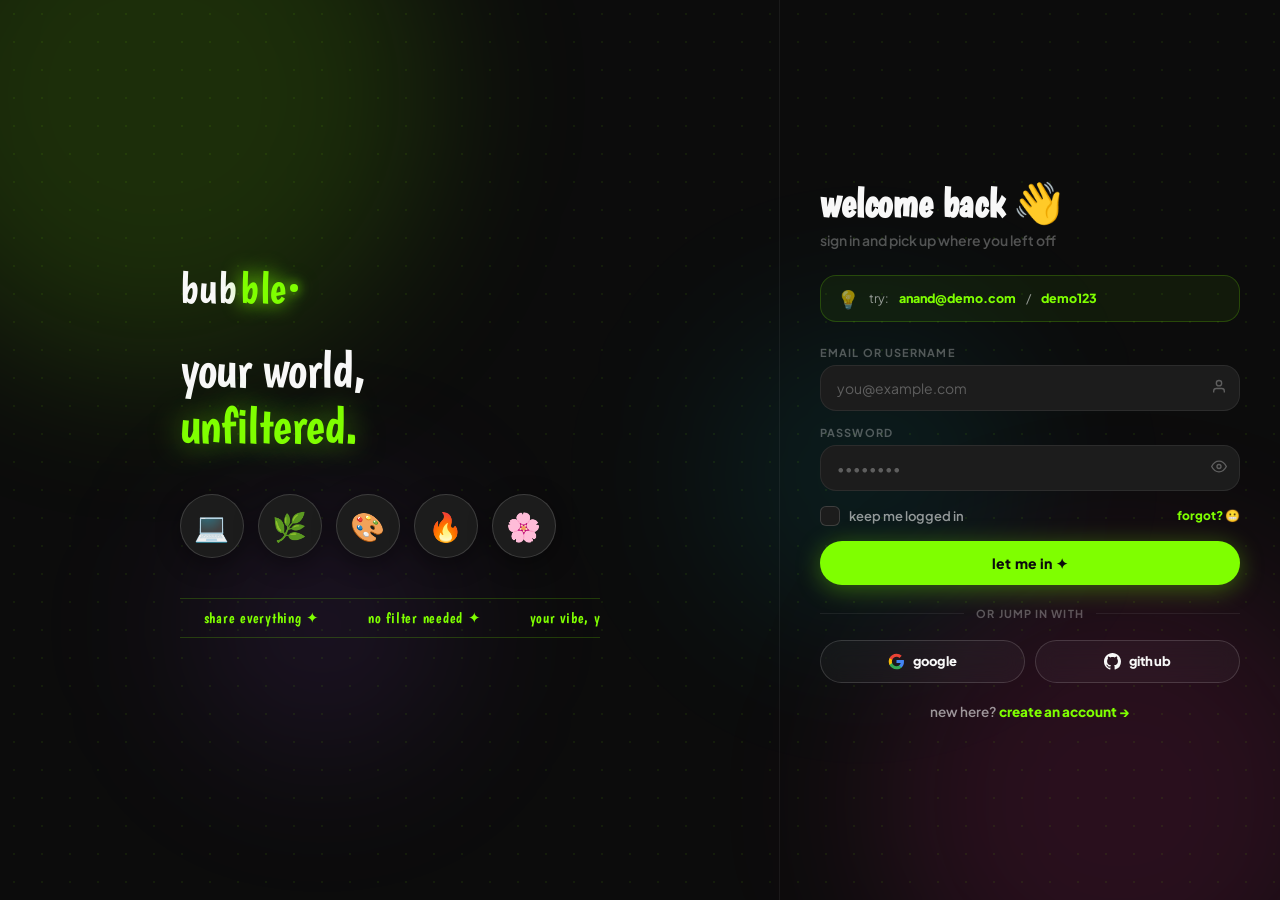
<file: index.html>
<!DOCTYPE html>
<html lang="en">
<head>
  <meta charset="UTF-8"/>
  <meta name="viewport" content="width=device-width, initial-scale=1.0, viewport-fit=cover"/>
  <title>Bubble — Home</title>
  <link rel="stylesheet" href="shared.css"/>
  <link rel="stylesheet" href="feed.css"/>
</head>
<body>
  <div id="headerMount"></div>
  <div class="app-layout">
    <div id="sidebarMount"></div>

    <main class="main-feed">
      <!-- Stories -->
      <section class="stories-bar">
        <div class="stories-scroll"><div class="stories-track" id="storiesRow"></div></div>
      </section>

      <!-- Feed -->
      <section class="feed-posts" id="feedPosts"></section>
    </main>

    <!-- Right panel -->
    <aside class="right-panel" id="rightPanel"></aside>
  </div>

  <div id="bottomNavMount"></div>

  <!-- Story Modal -->
  <div class="story-modal" id="storyModal">
    <div class="story-backdrop" id="storyBackdrop"></div>
    <div class="story-viewer" id="storyViewer">
      <div class="story-segments" id="storySegments"></div>
      <div class="story-viewer-header">
        <div class="story-viewer-user">
          <div class="story-viewer-av" id="svAvatar"></div>
          <div><div class="sv-name" id="svName"></div><div class="sv-time" id="svTime"></div></div>
        </div>
        <div style="display:flex;gap:4px">
          <button class="story-icon-btn" id="storyCloseBtn">
            <svg width="20" height="20" viewBox="0 0 24 24" fill="none" stroke="currentColor" stroke-width="2.5"><line x1="18" y1="6" x2="6" y2="18"/><line x1="6" y1="6" x2="18" y2="18"/></svg>
          </button>
        </div>
      </div>
      <div class="story-content" id="storyContent"></div>
      <div class="story-reply-bar">
        <input class="story-reply-input" placeholder="Reply to story…"/>
        <button class="story-reply-btn">
          <svg width="18" height="18" viewBox="0 0 24 24" fill="none" stroke="currentColor" stroke-width="2"><line x1="22" y1="2" x2="11" y2="13"/><polygon points="22 2 15 22 11 13 2 9 22 2"/></svg>
        </button>
      </div>
      <div class="story-tap-left"  id="storyTapLeft"></div>
      <div class="story-tap-right" id="storyTapRight"></div>
    </div>
  </div>

  <div id="toast-container"></div>
  <script src="auth.js"></script>
  <script src="utils.js"></script>
  <script src="script.js"></script>
</body>
</html>
</file>
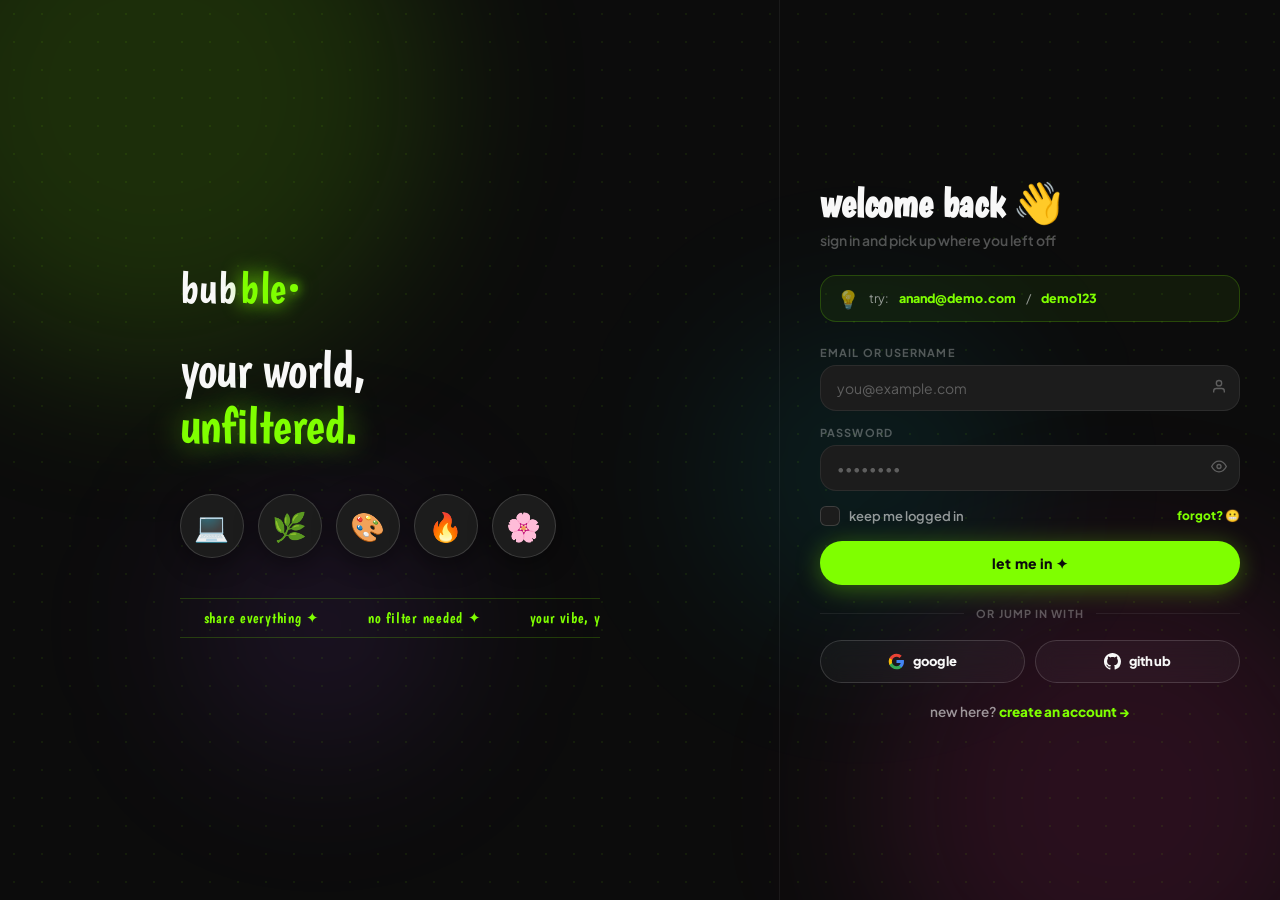
<file: explore.html>
<!DOCTYPE html>
<html lang="en">
<head>
  <meta charset="UTF-8"/>
  <meta name="viewport" content="width=device-width, initial-scale=1.0, viewport-fit=cover"/>
  <title>Bubble — Explore</title>
  <link rel="stylesheet" href="shared.css"/>
  <link rel="stylesheet" href="explore.css"/>
</head>
<body>
  <div id="headerMount"></div>
  <div class="app-layout">
    <div id="sidebarMount"></div>
    <main class="main-feed">
      <div class="explore-search-bar">
        <div class="search-wrap">
          <span class="search-icon">
            <svg width="18" height="18" viewBox="0 0 24 24" fill="none" stroke="currentColor" stroke-width="2"><circle cx="11" cy="11" r="8"/><path d="m21 21-4.35-4.35"/></svg>
          </span>
          <input class="search-input" type="text" id="searchInput" placeholder="Search users, posts, tags…" autofocus/>
          <button class="search-clear" id="searchClear" style="display:none">✕</button>
        </div>
        <div class="explore-tags" id="exploreTags"></div>
      </div>

      <div class="explore-grid" id="exploreGrid"></div>
      <div class="search-results" id="searchResults" style="display:none"></div>
    </main>
  </div>
  <div id="bottomNavMount"></div>
  <div id="toast-container"></div>
  <script src="auth.js"></script>
  <script src="utils.js"></script>
  <script src="explore.js"></script>
</body>
</html>
</file>
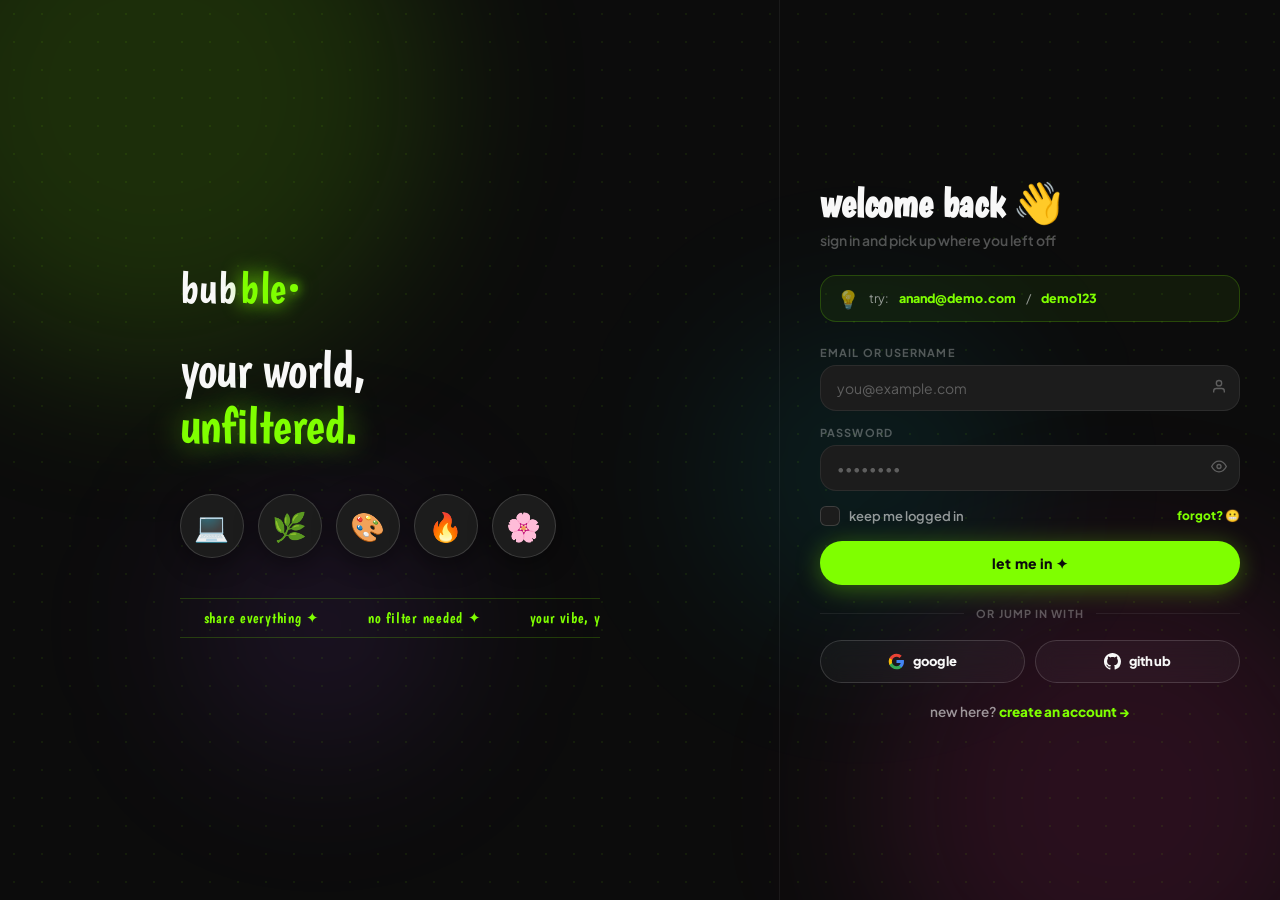
<file: login.html>
<!DOCTYPE html>
<html lang="en">
<head>
  <meta charset="UTF-8"/>
  <meta name="viewport" content="width=device-width,initial-scale=1,viewport-fit=cover"/>
  <title>Bubble — Login</title>
  <link rel="stylesheet" href="shared.css"/>
  <link rel="stylesheet" href="auth.css"/>
</head>
<body class="auth-body">
  <div class="auth-bg">
    <div class="auth-blob blob-1"></div>
    <div class="auth-blob blob-2"></div>
    <div class="auth-blob blob-3"></div>
    <div class="auth-blob blob-4"></div>
  </div>

  <div class="auth-layout">
    <!-- LEFT -->
    <div class="auth-left">
      <div class="auth-left-content">
        <a href="login.html" class="bubble-logo" style="font-size:44px">
          bub<span class="b-green">ble</span><span class="b-dot"></span>
        </a>
        <p class="auth-tagline">
          your world,<br><span class="t-green">unfiltered.</span>
        </p>
        <div class="auth-preview-bubbles">
          <div class="preview-bubble pb-1">💻</div>
          <div class="preview-bubble pb-2">🌿</div>
          <div class="preview-bubble pb-3">🎨</div>
          <div class="preview-bubble pb-4">🔥</div>
          <div class="preview-bubble pb-5">🌸</div>
        </div>
        <div class="auth-marquee">
          <div class="auth-marquee-inner">
            <span>share everything ✦</span><span>no filter needed ✦</span>
            <span>your vibe, your bubble ✦</span><span>connect for real ✦</span>
            <span>share everything ✦</span><span>no filter needed ✦</span>
            <span>your vibe, your bubble ✦</span><span>connect for real ✦</span>
          </div>
        </div>
      </div>
    </div>

    <!-- RIGHT -->
    <div class="auth-right">
      <div class="auth-card page-enter">
        <div class="auth-mobile-logo">
          <a href="login.html" class="bubble-logo">bub<span class="b-green">ble</span><span class="b-dot"></span></a>
        </div>

        <h1 class="auth-title">welcome back 👋</h1>
        <p class="auth-subtitle">sign in and pick up where you left off</p>

        <div class="demo-hint">
          <span class="demo-hint-icon">💡</span>
          try: <strong>anand@demo.com</strong> / <strong>demo123</strong>
        </div>

        <form class="auth-form" id="loginForm" novalidate>
          <div class="input-group">
            <label class="input-label">Email or Username</label>
            <div class="input-wrap">
              <input class="input-field has-icon" type="text" id="loginEmail" placeholder="you@example.com" autocomplete="email"/>
              <span class="input-icon">
                <svg width="16" height="16" viewBox="0 0 24 24" fill="none" stroke="currentColor" stroke-width="2"><path d="M20 21v-2a4 4 0 0 0-4-4H8a4 4 0 0 0-4 4v2"/><circle cx="12" cy="7" r="4"/></svg>
              </span>
            </div>
            <span class="field-error" id="emailErr">who are you?? enter your email 👀</span>
          </div>

          <div class="input-group">
            <label class="input-label">Password</label>
            <div class="input-wrap">
              <input class="input-field has-icon" type="password" id="loginPassword" placeholder="••••••••" autocomplete="current-password"/>
              <span class="input-icon clickable" id="togglePwd">
                <svg width="16" height="16" viewBox="0 0 24 24" fill="none" stroke="currentColor" stroke-width="2"><path d="M1 12s4-8 11-8 11 8 11 8-4 8-11 8-11-8-11-8z"/><circle cx="12" cy="12" r="3"/></svg>
              </span>
            </div>
            <span class="field-error" id="pwdErr">psst... the password field is empty 🙈</span>
          </div>

          <div class="auth-row">
            <label class="checkbox-label">
              <input type="checkbox" id="rememberMe"/>
              <span class="checkbox-custom"></span>
              keep me logged in
            </label>
            <a href="#" class="auth-link forgot-link" style="font-size:12px">forgot? 😬</a>
          </div>

          <span class="field-error form-error-box" id="formErr"></span>

          <button type="submit" class="btn btn-primary btn-full" id="loginBtn">
            <span id="loginBtnText">let me in ✦</span>
            <span class="spinner" id="loginSpinner" style="display:none"></span>
          </button>
        </form>

        <div class="divider">or jump in with</div>

        <div class="social-btns">
          <button class="btn btn-secondary social-btn" onclick="demoLogin()">
            <svg width="17" height="17" viewBox="0 0 24 24"><path fill="#4285F4" d="M22.56 12.25c0-.78-.07-1.53-.2-2.25H12v4.26h5.92c-.26 1.37-1.04 2.53-2.21 3.31v2.77h3.57c2.08-1.92 3.28-4.74 3.28-8.09z"/><path fill="#34A853" d="M12 23c2.97 0 5.46-.98 7.28-2.66l-3.57-2.77c-.98.66-2.23 1.06-3.71 1.06-2.86 0-5.29-1.93-6.16-4.53H2.18v2.84C3.99 20.53 7.7 23 12 23z"/><path fill="#FBBC05" d="M5.84 14.09c-.22-.66-.35-1.36-.35-2.09s.13-1.43.35-2.09V7.07H2.18C1.43 8.55 1 10.22 1 12s.43 3.45 1.18 4.93l2.85-2.22.81-.62z"/><path fill="#EA4335" d="M12 5.38c1.62 0 3.06.56 4.21 1.64l3.15-3.15C17.45 2.09 14.97 1 12 1 7.7 1 3.99 3.47 2.18 7.07l3.66 2.84c.87-2.6 3.3-4.53 6.16-4.53z"/></svg>
            google
          </button>
          <button class="btn btn-secondary social-btn" onclick="demoLogin()">
            <svg width="17" height="17" viewBox="0 0 24 24" fill="currentColor"><path d="M12 0C5.37 0 0 5.37 0 12c0 5.31 3.435 9.795 8.205 11.385.6.105.825-.255.825-.57 0-.285-.015-1.23-.015-2.235-3.015.555-3.795-.735-4.035-1.41-.135-.345-.72-1.41-1.23-1.695-.42-.225-1.02-.78-.015-.795.945-.015 1.62.87 1.845 1.23 1.08 1.815 2.805 1.305 3.495.99.105-.78.42-1.305.765-1.605-2.67-.3-5.46-1.335-5.46-5.925 0-1.305.465-2.385 1.23-3.225-.12-.3-.54-1.53.12-3.18 0 0 1.005-.315 3.3 1.23.96-.27 1.98-.405 3-.405s2.04.135 3 .405c2.295-1.56 3.3-1.23 3.3-1.23.66 1.65.24 2.88.12 3.18.765.84 1.23 1.905 1.23 3.225 0 4.605-2.805 5.625-5.475 5.925.435.375.81 1.095.81 2.22 0 1.605-.015 2.895-.015 3.3 0 .315.225.69.825.57A12.02 12.02 0 0 0 24 12c0-6.63-5.37-12-12-12z"/></svg>
            github
          </button>
        </div>

        <p class="auth-switch">
          new here? <a href="signup.html" class="auth-link">create an account →</a>
        </p>
      </div>
    </div>
  </div>

  <div id="toast-container"></div>
  <script src="auth.js"></script>
  <script src="utils.js"></script>
  <script>
    Auth.redirectIfLoggedIn();

    document.getElementById('togglePwd').addEventListener('click', () => {
      const f = document.getElementById('loginPassword');
      f.type = f.type === 'password' ? 'text' : 'password';
    });

    document.getElementById('loginForm').addEventListener('submit', async (e) => {
      e.preventDefault();
      const email = document.getElementById('loginEmail').value.trim();
      const pwd   = document.getElementById('loginPassword').value;
      let valid = true;
      document.querySelectorAll('.field-error').forEach(el => el.classList.remove('show'));
      document.querySelectorAll('.input-field').forEach(el => el.classList.remove('error'));

      if (!email) { show('emailErr','loginEmail'); valid = false; }
      if (!pwd)   { show('pwdErr','loginPassword'); valid = false; }
      if (!valid) return;

      setLoading(true);
      await fakeDelay(900);
      const res = Auth.login(email, pwd);
      setLoading(false);

      if (!res.ok) {
        document.getElementById('formErr').textContent = res.error;
        document.getElementById('formErr').classList.add('show');
        showToast(res.error, 'error');
      } else {
        showToast('yooo welcome back ' + res.user.name + '! 🫧', 'success');
        setTimeout(() => window.location.href = 'index.html', 900);
      }
    });

    function show(errId, fieldId) {
      document.getElementById(errId).classList.add('show');
      document.getElementById(fieldId).classList.add('error');
    }
    function setLoading(on) {
      document.getElementById('loginBtnText').style.display = on ? 'none' : '';
      document.getElementById('loginSpinner').style.display = on ? 'inline-block' : 'none';
      document.getElementById('loginBtn').disabled = on;
    }
    function demoLogin() {
      document.getElementById('loginEmail').value = 'anand@demo.com';
      document.getElementById('loginPassword').value = 'demo123';
      showToast('demo account loaded 💅', 'success');
      setTimeout(() => document.getElementById('loginForm').requestSubmit(), 600);
    }
  </script>
</body>
</html>
</file>
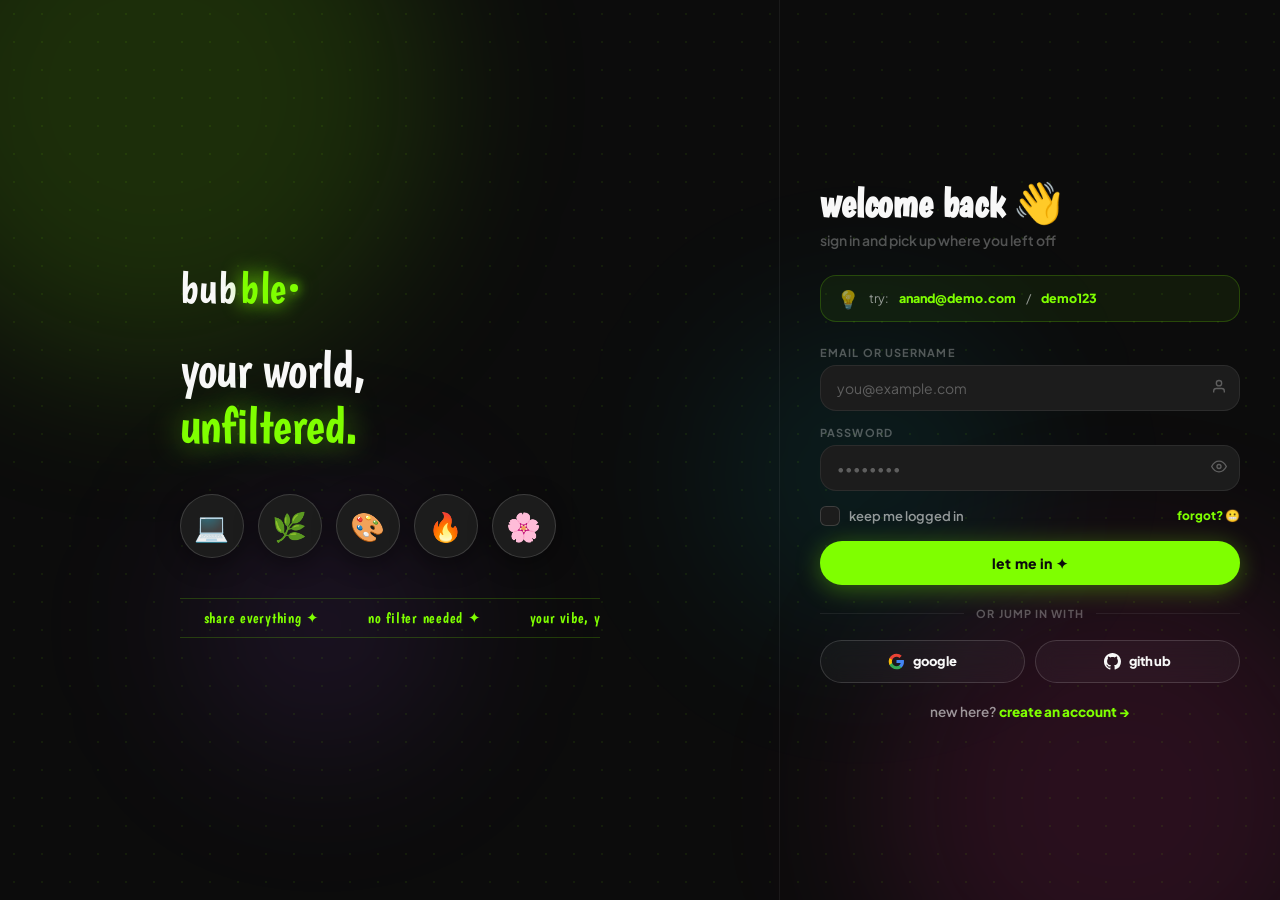
<file: profile.html>
<!DOCTYPE html>
<html lang="en">
<head>
  <meta charset="UTF-8"/>
  <meta name="viewport" content="width=device-width, initial-scale=1.0, viewport-fit=cover"/>
  <title>Bubble — Profile</title>
  <link rel="stylesheet" href="shared.css"/>
  <link rel="stylesheet" href="profile.css"/>
</head>
<body>
  <div id="headerMount"></div>
  <div class="app-layout">
    <div id="sidebarMount"></div>
    <main class="main-feed profile-feed">

      <!-- Profile Header -->
      <div class="profile-header" id="profileHeader"></div>

      <!-- Stats row -->
      <div class="profile-stats" id="profileStats"></div>

      <!-- Bio -->
      <div class="profile-bio-section" id="profileBio"></div>

      <!-- Action buttons -->
      <div class="profile-actions" id="profileActions"></div>

      <!-- Tab bar -->
      <div class="profile-tabs">
        <button class="ptab active" data-tab="posts" onclick="switchTab(this,'posts')">
          <svg width="18" height="18" viewBox="0 0 24 24" fill="none" stroke="currentColor" stroke-width="2"><rect x="3" y="3" width="7" height="7"/><rect x="14" y="3" width="7" height="7"/><rect x="3" y="14" width="7" height="7"/><rect x="14" y="14" width="7" height="7"/></svg>
          Posts
        </button>
        <button class="ptab" data-tab="saved" onclick="switchTab(this,'saved')">
          <svg width="18" height="18" viewBox="0 0 24 24" fill="none" stroke="currentColor" stroke-width="2"><path d="M19 21l-7-5-7 5V5a2 2 0 0 1 2-2h10a2 2 0 0 1 2 2z"/></svg>
          Saved
        </button>
        <button class="ptab" data-tab="tagged" onclick="switchTab(this,'tagged')">
          <svg width="18" height="18" viewBox="0 0 24 24" fill="none" stroke="currentColor" stroke-width="2"><path d="M20.59 13.41l-7.17 7.17a2 2 0 0 1-2.83 0L2 12V2h10l8.59 8.59a2 2 0 0 1 0 2.82z"/><line x1="7" y1="7" x2="7.01" y2="7"/></svg>
          Tagged
        </button>
      </div>

      <!-- Post grid -->
      <div class="profile-grid" id="profileGrid"></div>

      <!-- Edit Profile Modal -->
      <div class="edit-modal" id="editModal" style="display:none">
        <div class="edit-modal-backdrop" onclick="closeEditModal()"></div>
        <div class="edit-modal-card page-enter">
          <div class="edit-modal-header">
            <h2>Edit Profile</h2>
            <button class="icon-btn" onclick="closeEditModal()">
              <svg width="20" height="20" viewBox="0 0 24 24" fill="none" stroke="currentColor" stroke-width="2"><line x1="18" y1="6" x2="6" y2="18"/><line x1="6" y1="6" x2="18" y2="18"/></svg>
            </button>
          </div>
          <form class="edit-form" id="editForm">
            <div class="edit-avatar-row" id="editAvatarRow"></div>
            <div class="input-group">
              <label class="input-label">Full Name</label>
              <input class="input-field" type="text" id="editName"/>
            </div>
            <div class="input-group">
              <label class="input-label">Username</label>
              <input class="input-field" type="text" id="editUsername"/>
            </div>
            <div class="input-group">
              <label class="input-label">Bio</label>
              <textarea class="input-field" id="editBio" rows="3" style="resize:vertical;min-height:80px"></textarea>
            </div>
            <div style="display:flex;gap:10px;margin-top:8px">
              <button type="button" class="btn btn-secondary btn-full" onclick="closeEditModal()">Cancel</button>
              <button type="submit" class="btn btn-primary btn-full" id="saveProfileBtn">Save Changes</button>
            </div>
          </form>
        </div>
      </div>

    </main>
  </div>
  <div id="bottomNavMount"></div>
  <div id="toast-container"></div>
  <script src="auth.js"></script>
  <script src="utils.js"></script>
  <script src="profile.js"></script>
</body>
</html>
</file>
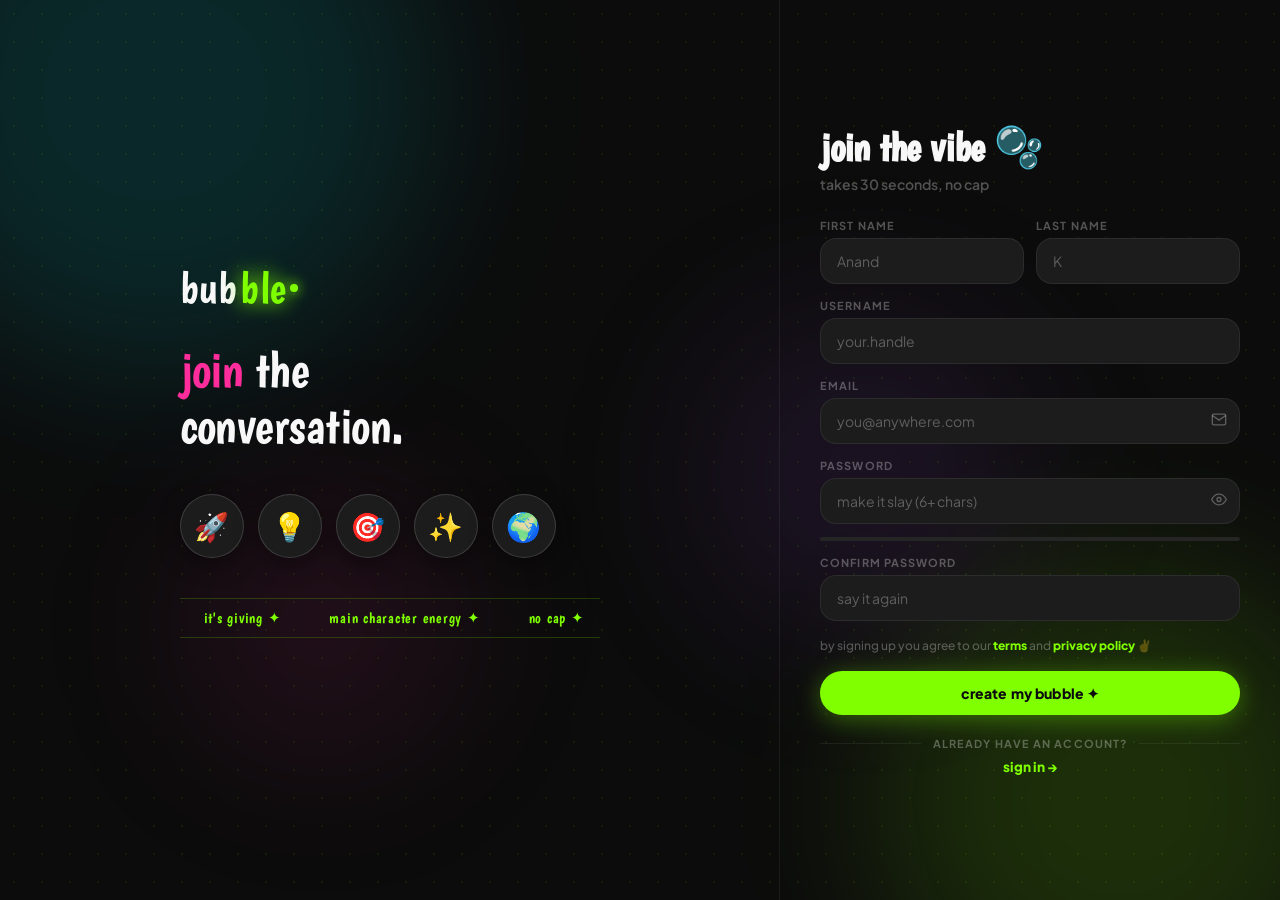
<file: signup.html>
<!DOCTYPE html>
<html lang="en">
<head>
  <meta charset="UTF-8"/>
  <meta name="viewport" content="width=device-width,initial-scale=1,viewport-fit=cover"/>
  <title>Bubble — Join</title>
  <link rel="stylesheet" href="shared.css"/>
  <link rel="stylesheet" href="auth.css"/>
</head>
<body class="auth-body">
  <div class="auth-bg">
    <div class="auth-blob blob-1" style="background:rgba(0,240,255,0.12)"></div>
    <div class="auth-blob blob-2" style="background:rgba(127,255,0,0.14)"></div>
    <div class="auth-blob blob-3" style="background:rgba(177,79,255,0.1)"></div>
    <div class="auth-blob blob-4" style="background:rgba(255,45,155,0.1)"></div>
  </div>

  <div class="auth-layout">
    <div class="auth-left">
      <div class="auth-left-content">
        <a href="login.html" class="bubble-logo" style="font-size:44px">
          bub<span class="b-green">ble</span><span class="b-dot"></span>
        </a>
        <p class="auth-tagline">
          <span class="t-pink">join</span> the<br>conversation.
        </p>
        <div class="auth-preview-bubbles">
          <div class="preview-bubble pb-1">🚀</div>
          <div class="preview-bubble pb-2">💡</div>
          <div class="preview-bubble pb-3">🎯</div>
          <div class="preview-bubble pb-4">✨</div>
          <div class="preview-bubble pb-5">🌍</div>
        </div>
        <div class="auth-marquee">
          <div class="auth-marquee-inner">
            <span>it's giving ✦</span><span>main character energy ✦</span>
            <span>no cap ✦</span><span>living rent free ✦</span>
            <span>it's giving ✦</span><span>main character energy ✦</span>
            <span>no cap ✦</span><span>living rent free ✦</span>
          </div>
        </div>
      </div>
    </div>

    <div class="auth-right">
      <div class="auth-card page-enter">
        <div class="auth-mobile-logo">
          <a href="login.html" class="bubble-logo">bub<span class="b-green">ble</span><span class="b-dot"></span></a>
        </div>

        <h1 class="auth-title">join the vibe 🫧</h1>
        <p class="auth-subtitle">takes 30 seconds, no cap</p>

        <form class="auth-form" id="signupForm" novalidate>
          <div class="name-row">
            <div class="input-group">
              <label class="input-label">First Name</label>
              <input class="input-field" type="text" id="firstName" placeholder="Anand" autocomplete="given-name"/>
              <span class="field-error" id="firstNameErr">at least tell us your name 😅</span>
            </div>
            <div class="input-group">
              <label class="input-label">Last Name</label>
              <input class="input-field" type="text" id="lastName" placeholder="K" autocomplete="family-name"/>
            </div>
          </div>

          <div class="input-group">
            <label class="input-label">Username</label>
            <div class="input-wrap">
              <input class="input-field has-icon" type="text" id="signupUsername" placeholder="your.handle" autocomplete="username"/>
              <span class="input-icon" id="usernameStatus"></span>
            </div>
            <span class="field-error" id="usernameErr">username taken bestie 🙅</span>
          </div>

          <div class="input-group">
            <label class="input-label">Email</label>
            <div class="input-wrap">
              <input class="input-field has-icon" type="email" id="signupEmail" placeholder="you@anywhere.com" autocomplete="email"/>
              <span class="input-icon">
                <svg width="16" height="16" viewBox="0 0 24 24" fill="none" stroke="currentColor" stroke-width="2"><path d="M4 4h16c1.1 0 2 .9 2 2v12c0 1.1-.9 2-2 2H4c-1.1 0-2-.9-2-2V6c0-1.1.9-2 2-2z"/><polyline points="22,6 12,13 2,6"/></svg>
              </span>
            </div>
            <span class="field-error" id="emailErr">that's not a valid email bestie 🙈</span>
          </div>

          <div class="input-group">
            <label class="input-label">Password</label>
            <div class="input-wrap">
              <input class="input-field has-icon" type="password" id="signupPassword" placeholder="make it slay (6+ chars)" autocomplete="new-password"/>
              <span class="input-icon clickable" id="togglePwd">
                <svg width="16" height="16" viewBox="0 0 24 24" fill="none" stroke="currentColor" stroke-width="2"><path d="M1 12s4-8 11-8 11 8 11 8-4 8-11 8-11-8-11-8z"/><circle cx="12" cy="12" r="3"/></svg>
              </span>
            </div>
            <div class="strength-bar"><div class="strength-fill" id="strengthFill"></div></div>
            <span class="field-error" id="pwdErr">min 6 chars, you got this 💪</span>
          </div>

          <div class="input-group">
            <label class="input-label">Confirm Password</label>
            <input class="input-field" type="password" id="confirmPassword" placeholder="say it again" autocomplete="new-password"/>
            <span class="field-error" id="confirmErr">passwords don't match frfr 😤</span>
          </div>

          <div class="terms-row">
            by signing up you agree to our <a href="#" class="auth-link">terms</a> and <a href="#" class="auth-link">privacy policy</a> ✌️
          </div>

          <span class="field-error form-error-box" id="formErr"></span>

          <button type="submit" class="btn btn-primary btn-full" id="signupBtn">
            <span id="signupBtnText">create my bubble ✦</span>
            <span class="spinner" id="signupSpinner" style="display:none"></span>
          </button>
        </form>

        <div class="divider">already have an account?</div>
        <p class="auth-switch">
          <a href="login.html" class="auth-link">sign in →</a>
        </p>
      </div>
    </div>
  </div>

  <div id="toast-container"></div>
  <script src="auth.js"></script>
  <script src="utils.js"></script>
  <script>
    Auth.redirectIfLoggedIn();

    document.getElementById('togglePwd').addEventListener('click', () => {
      const f = document.getElementById('signupPassword');
      f.type = f.type === 'password' ? 'text' : 'password';
    });

    document.getElementById('signupPassword').addEventListener('input', (e) => {
      const val = e.target.value;
      const fill = document.getElementById('strengthFill');
      let s = 0;
      if (val.length >= 6) s++;
      if (val.length >= 10) s++;
      if (/[A-Z]/.test(val) && /[0-9]/.test(val)) s++;
      if (/[^A-Za-z0-9]/.test(val)) s++;
      const cols = ['#ff2d9b','#ff5e3a','#ffe44d','#7fff00'];
      fill.style.width = val ? ['25%','50%','75%','100%'][s-1] || '10%' : '0%';
      fill.style.background = val ? cols[s-1] || '#ff2d9b' : '';
    });

    let uTimer;
    document.getElementById('signupUsername').addEventListener('input', (e) => {
      clearTimeout(uTimer);
      const icon = document.getElementById('usernameStatus');
      icon.innerHTML = '<span style="color:var(--text-3);font-size:12px">...</span>';
      uTimer = setTimeout(() => {
        const taken = ['anand.k','priya.dev','ravi_x','sneha.ui','karthik99','meera.art','vijay.fit'];
        const v = e.target.value.toLowerCase();
        if (taken.includes(v)) {
          icon.innerHTML = '<span class="u-err">✕</span>';
          document.getElementById('usernameErr').textContent = 'taken bestie, try another 🙅';
          document.getElementById('usernameErr').classList.add('show');
          e.target.classList.add('error');
        } else if (v.length > 1) {
          icon.innerHTML = '<span class="u-ok">✓</span>';
          document.getElementById('usernameErr').classList.remove('show');
          e.target.classList.remove('error');
        } else { icon.innerHTML = ''; }
      }, 500);
    });

    document.getElementById('signupForm').addEventListener('submit', async (e) => {
      e.preventDefault();
      document.querySelectorAll('.field-error').forEach(el => el.classList.remove('show'));
      document.querySelectorAll('.input-field').forEach(el => el.classList.remove('error'));

      const fn  = document.getElementById('firstName').value.trim();
      const ln  = document.getElementById('lastName').value.trim();
      const un  = document.getElementById('signupUsername').value.trim();
      const em  = document.getElementById('signupEmail').value.trim();
      const pw  = document.getElementById('signupPassword').value;
      const cf  = document.getElementById('confirmPassword').value;
      let valid = true;

      if (!fn)              { show('firstNameErr','firstName'); valid=false; }
      if (!un)              { show('usernameErr','signupUsername'); valid=false; }
      if (!em||!em.includes('@')) { show('emailErr','signupEmail'); valid=false; }
      if (pw.length < 6)   { show('pwdErr','signupPassword'); valid=false; }
      if (pw !== cf)        { show('confirmErr','confirmPassword'); valid=false; }
      if (!valid) return;

      setLoading(true);
      await fakeDelay(1100);
      const res = Auth.signup(fn + (ln?' '+ln:''), un, em, pw);
      setLoading(false);

      if (!res.ok) {
        document.getElementById('formErr').textContent = res.error;
        document.getElementById('formErr').classList.add('show');
        showToast(res.error, 'error');
      } else {
        showToast('you\'re in! welcome to bubble 🫧', 'success');
        setTimeout(() => window.location.href = 'index.html', 1000);
      }
    });

    function show(errId, fieldId) {
      document.getElementById(errId).classList.add('show');
      if (document.getElementById(fieldId)) document.getElementById(fieldId).classList.add('error');
    }
    function setLoading(on) {
      document.getElementById('signupBtnText').style.display = on ? 'none' : '';
      document.getElementById('signupSpinner').style.display = on ? 'inline-block' : 'none';
      document.getElementById('signupBtn').disabled = on;
    }
  </script>
</body>
</html>
</file>
<file: shared.css>
/* ═══════════════════════════════════════════════════════════════
   BUBBLE — Gen Z Edition 💅
   Vibe: brat summer × Y2K revival × chaotic good
   ═══════════════════════════════════════════════════════════════ */
@import url('https://fonts.googleapis.com/css2?family=Plus+Jakarta+Sans:ital,wght@0,400;0,500;0,600;0,700;0,800;1,700&family=Boogaloo&display=swap');

*, *::before, *::after { box-sizing: border-box; margin: 0; padding: 0; }

:root {
  /* Core palette — brat green dominant */
  --bg:         #0c0c0c;
  --bg-2:       #131313;
  --bg-3:       #1c1c1c;
  --bg-4:       #252525;
  --surface:    rgba(255,255,255,0.035);
  --border:     rgba(255,255,255,0.07);
  --border-hi:  rgba(255,255,255,0.15);

  /* Gen Z palette */
  --brat:       #7fff00;          /* chartreuse / brat green */
  --brat-dim:   #5ecc00;
  --pink:       #ff2d9b;
  --pink-soft:  #ff7ec9;
  --coral:      #ff5e3a;
  --cyan:       #00f0ff;
  --yellow:     #ffe44d;
  --purple:     #b14fff;

  --accent:     var(--brat);
  --accent-glow: rgba(127,255,0,0.35);

  --text-1:  #f8f8f8;
  --text-2:  rgba(248,248,248,0.58);
  --text-3:  rgba(248,248,248,0.3);

  /* Rings */
  --ring: linear-gradient(135deg, #ff2d9b, #ff5e3a, #ffe44d, #7fff00, #00f0ff, #b14fff);
  --ring-seen: rgba(255,255,255,0.1);

  --r-sm:   8px;
  --r-md:   16px;
  --r-lg:   24px;
  --r-xl:   32px;
  --r-full: 999px;

  --font:        'Plus Jakarta Sans', sans-serif;
  --font-display:'Boogaloo', cursive;

  --ease:   cubic-bezier(0.4, 0, 0.2, 1);
  --spring: cubic-bezier(0.34, 1.56, 0.64, 1);
  --t:      0.2s;

  --header-h:  56px;
  --nav-h:     64px;
  --sidebar-w: 228px;
  --rp-w:      276px;
}

html { scroll-behavior: smooth; -webkit-text-size-adjust: 100%; }

body {
  background: var(--bg);
  color: var(--text-1);
  font-family: var(--font);
  min-height: 100dvh;
  -webkit-font-smoothing: antialiased;
  overscroll-behavior: none;
  cursor: default;
}

/* Grain texture overlay */
body::before {
  content: '';
  position: fixed; inset: 0; z-index: 0; pointer-events: none;
  opacity: 0.025;
  background-image: url("data:image/svg+xml,%3Csvg xmlns='http://www.w3.org/2000/svg' width='300' height='300'%3E%3Cfilter id='n'%3E%3CfeTurbulence type='fractalNoise' baseFrequency='0.75' numOctaves='4' stitchTiles='stitch'/%3E%3C/filter%3E%3Crect width='300' height='300' filter='url(%23n)'/%3E%3C/svg%3E");
}

::-webkit-scrollbar { width: 3px; height: 3px; }
::-webkit-scrollbar-track { background: transparent; }
::-webkit-scrollbar-thumb { background: var(--brat); border-radius: 3px; }
* { scrollbar-width: thin; scrollbar-color: var(--brat) transparent; }

/* ── Logo ─────────────────────────────────────────────────────── */
.bubble-logo {
  font-family: var(--font-display);
  font-size: 28px;
  letter-spacing: 0.5px;
  text-decoration: none;
  display: inline-flex;
  align-items: center;
  gap: 3px;
  color: var(--text-1);
  position: relative;
}
.bubble-logo .b-green { color: var(--brat); text-shadow: 0 0 20px var(--brat); }
.bubble-logo .b-dot {
  display: inline-block;
  width: 8px; height: 8px;
  background: var(--brat);
  border-radius: 50%;
  box-shadow: 0 0 12px var(--brat), 0 0 24px rgba(127,255,0,0.4);
  animation: dotBop 1.6s var(--spring) infinite;
  flex-shrink: 0;
}
@keyframes dotBop {
  0%,100% { transform: scale(1) translateY(0); }
  50%      { transform: scale(1.5) translateY(-3px); }
}

/* ── Buttons ──────────────────────────────────────────────────── */
.btn {
  display: inline-flex; align-items: center; justify-content: center; gap: 7px;
  border: none; cursor: pointer; font-family: var(--font);
  font-weight: 800; border-radius: var(--r-full);
  transition: all var(--t) var(--spring);
  -webkit-tap-highlight-color: transparent;
  white-space: nowrap; position: relative; overflow: hidden;
  letter-spacing: 0.01em;
}
.btn:active { transform: scale(0.93); }

.btn-primary {
  background: var(--brat);
  color: #0c0c0c;
  padding: 13px 28px; font-size: 14px;
  box-shadow: 0 4px 24px var(--accent-glow), 0 0 0 0 var(--brat);
}
.btn-primary:hover {
  background: #8fff1a;
  box-shadow: 0 6px 32px rgba(127,255,0,0.55);
  transform: translateY(-2px);
}

.btn-secondary {
  background: var(--surface);
  color: var(--text-1);
  border: 1px solid var(--border-hi);
  padding: 12px 24px; font-size: 14px;
  backdrop-filter: blur(10px);
}
.btn-secondary:hover { background: var(--bg-4); border-color: var(--brat); box-shadow: 0 0 0 1px var(--brat); }

.btn-pink {
  background: var(--pink); color: #fff;
  padding: 13px 28px; font-size: 14px;
  box-shadow: 0 4px 24px rgba(255,45,155,0.4);
}
.btn-pink:hover { background: #ff1a8f; box-shadow: 0 6px 32px rgba(255,45,155,0.6); transform: translateY(-2px); }

.btn-ghost {
  background: transparent; color: var(--brat);
  border: 1.5px solid rgba(127,255,0,0.35);
  padding: 9px 20px; font-size: 13px;
}
.btn-ghost:hover { background: rgba(127,255,0,0.08); border-color: var(--brat); }

.btn-danger {
  background: rgba(255,45,155,0.1); color: var(--pink);
  border: 1px solid rgba(255,45,155,0.25);
  padding: 10px 20px; font-size: 13px;
}
.btn-sm   { padding: 8px 16px; font-size: 12px; }
.btn-full { width: 100%; }

/* ── Icon btn ─────────────────────────────────────────────────── */
.icon-btn {
  position: relative; background: none; border: none;
  color: var(--text-2); width: 40px; height: 40px;
  border-radius: var(--r-full);
  display: flex; align-items: center; justify-content: center;
  cursor: pointer; transition: all var(--t);
  -webkit-tap-highlight-color: transparent;
}
.icon-btn:hover { background: var(--bg-3); color: var(--text-1); }
.icon-btn:active { transform: scale(0.84); }

/* ── Inputs ───────────────────────────────────────────────────── */
.input-group { display: flex; flex-direction: column; gap: 6px; }
.input-label { font-size: 11px; font-weight: 700; color: var(--text-3); text-transform: uppercase; letter-spacing: 0.1em; }
.input-wrap  { position: relative; }
.input-field {
  width: 100%;
  background: var(--bg-3);
  border: 1.5px solid var(--border);
  border-radius: var(--r-md);
  padding: 13px 16px; color: var(--text-1);
  font-size: 14px; font-family: var(--font); outline: none;
  transition: all var(--t);
}
.input-field::placeholder { color: var(--text-3); }
.input-field:focus {
  border-color: var(--brat);
  background: rgba(127,255,0,0.04);
  box-shadow: 0 0 0 3px rgba(127,255,0,0.1);
}
.input-field.error { border-color: var(--pink); }
.input-icon { position: absolute; right: 13px; top: 50%; transform: translateY(-50%); color: var(--text-3); pointer-events: none; }
.input-icon.clickable { pointer-events: all; cursor: pointer; }
.input-icon.clickable:hover { color: var(--brat); }
.input-field.has-icon { padding-right: 42px; }
.field-error { font-size: 11.5px; color: var(--pink); margin-top: 4px; display: none; font-weight: 700; }
.field-error.show { display: block; animation: shake 0.35s ease; }
@keyframes shake { 0%,100%{transform:translateX(0)} 25%{transform:translateX(-5px)} 75%{transform:translateX(5px)} }

/* ── Avatar ───────────────────────────────────────────────────── */
.avatar {
  border-radius: 50%; display: flex; align-items: center; justify-content: center;
  font-weight: 800; color: white; flex-shrink: 0; overflow: hidden;
  font-family: var(--font-display);
}
.avatar-xs  { width: 28px;  height: 28px;  font-size: 12px; }
.avatar-sm  { width: 36px;  height: 36px;  font-size: 14px; }
.avatar-md  { width: 44px;  height: 44px;  font-size: 18px; }
.avatar-lg  { width: 64px;  height: 64px;  font-size: 26px; }
.avatar-xl  { width: 88px;  height: 88px;  font-size: 34px; }
.avatar-xxl { width: 110px; height: 110px; font-size: 42px; }

/* ── Story ring ───────────────────────────────────────────────── */
.story-ring-wrap { border-radius: 50%; padding: 2.5px; flex-shrink: 0; }
.story-ring-wrap.unseen {
  background: var(--ring);
  animation: ringRotate 3s linear infinite;
}
@keyframes ringRotate { to { filter: hue-rotate(360deg); } }
.story-ring-wrap.seen { background: var(--ring-seen); }
.story-ring-inner-border { border-radius: 50%; border: 2.5px solid var(--bg); overflow: hidden; width: 100%; height: 100%; }

/* ── Badge ────────────────────────────────────────────────────── */
.badge {
  position: absolute; top: 4px; right: 4px;
  min-width: 16px; height: 16px; padding: 0 3px;
  background: var(--pink);
  border-radius: 99px; font-size: 9px; font-weight: 800; color: white;
  display: flex; align-items: center; justify-content: center;
  border: 2px solid var(--bg);
  box-shadow: 0 0 8px rgba(255,45,155,0.6);
}

/* ── Divider ──────────────────────────────────────────────────── */
.divider {
  display: flex; align-items: center; gap: 12px;
  color: var(--text-3); font-size: 11px; font-weight: 700;
  text-transform: uppercase; letter-spacing: 0.1em;
}
.divider::before, .divider::after { content:''; flex:1; height:1px; background:var(--border); }

/* ── Toast ────────────────────────────────────────────────────── */
#toast-container {
  position: fixed; bottom: 80px; left: 50%; transform: translateX(-50%);
  z-index: 9999; display: flex; flex-direction: column; gap: 8px; align-items: center;
  pointer-events: none;
}
.toast {
  background: var(--bg-3); color: var(--text-1);
  border: 1.5px solid var(--border-hi); border-radius: var(--r-full);
  padding: 11px 22px; font-size: 13px; font-weight: 700;
  box-shadow: 0 8px 32px rgba(0,0,0,0.6);
  animation: toastIn 0.35s var(--spring) both;
  pointer-events: all; white-space: nowrap;
}
.toast.success { border-color: rgba(127,255,0,0.4); color: var(--brat); }
.toast.error   { border-color: rgba(255,45,155,0.4); color: var(--pink); }
@keyframes toastIn  { from{opacity:0;transform:translateY(12px) scale(0.88)} to{opacity:1;transform:translateY(0) scale(1)} }
@keyframes toastOut { to{opacity:0;transform:translateY(8px) scale(0.9)} }

/* ── Page enter ───────────────────────────────────────────────── */
.page-enter { animation: pageIn 0.4s var(--spring) both; }
@keyframes pageIn { from{opacity:0;transform:translateY(18px) scale(0.97)} to{opacity:1;transform:translateY(0) scale(1)} }

/* ── Spinner ──────────────────────────────────────────────────── */
.spinner {
  width: 18px; height: 18px; border-radius: 50%;
  border: 2.5px solid rgba(255,255,255,0.15);
  border-top-color: currentColor;
  animation: spin 0.65s linear infinite; display: inline-block;
}
@keyframes spin { to{ transform: rotate(360deg); } }

/* ══ APP SHELL ══════════════════════════════════════════════════ */
.app-header {
  position: fixed; top: 0; left: 0; right: 0; height: var(--header-h);
  background: rgba(12,12,12,0.88);
  backdrop-filter: blur(24px) saturate(1.8);
  -webkit-backdrop-filter: blur(24px) saturate(1.8);
  border-bottom: 1px solid var(--border);
  z-index: 200; display: none;
}
.header-inner { display: flex; align-items: center; justify-content: space-between; height: 100%; padding: 0 16px; }
.header-actions { display: flex; align-items: center; gap: 2px; }

.app-layout { display: flex; min-height: 100dvh; max-width: 1280px; margin: 0 auto; }

/* Sidebar */
.sidebar {
  width: var(--sidebar-w); flex-shrink: 0;
  position: sticky; top: 0; height: 100dvh;
  display: flex; flex-direction: column;
  padding: 0 10px 24px; border-right: 1px solid var(--border);
  overflow-y: auto;
}
.sidebar-logo-wrap { padding: 20px 10px 26px; }
.sidebar-nav { display: flex; flex-direction: column; gap: 2px; flex: 1; }

.sidebar-item {
  display: flex; align-items: center; gap: 12px;
  padding: 10px 14px; border-radius: var(--r-md);
  color: var(--text-3); text-decoration: none;
  font-size: 14px; font-weight: 700;
  transition: all var(--t) var(--ease); cursor: pointer;
  border: none; background: none; width: 100%; font-family: var(--font);
}
.sidebar-item:hover { background: var(--bg-3); color: var(--text-1); }
.sidebar-item.active {
  background: rgba(127,255,0,0.1);
  color: var(--brat);
  border: 1px solid rgba(127,255,0,0.2);
}
.sidebar-item.active svg { filter: drop-shadow(0 0 5px var(--brat)); }
.sidebar-divider { height: 1px; background: var(--border); margin: 10px 4px; }

.main-feed { flex: 1; min-width: 0; border-right: 1px solid var(--border); }

.right-panel {
  width: var(--rp-w); flex-shrink: 0;
  position: sticky; top: 0; height: 100dvh;
  padding: 26px 16px 24px 22px; overflow-y: auto;
  display: flex; flex-direction: column; gap: 20px;
}

/* Bottom nav */
.bottom-nav {
  display: none; position: fixed; bottom: 0; left: 0; right: 0;
  height: calc(var(--nav-h) + env(safe-area-inset-bottom));
  padding-bottom: env(safe-area-inset-bottom);
  background: rgba(12,12,12,0.95);
  backdrop-filter: blur(24px);
  border-top: 1px solid var(--border);
  z-index: 200;
  align-items: flex-start; justify-content: space-around; padding-top: 10px;
}
.bnav-btn {
  background: none; border: none; color: var(--text-3);
  display: flex; align-items: center; justify-content: center;
  width: 48px; height: 44px; border-radius: var(--r-md);
  cursor: pointer; transition: all var(--t) var(--spring);
  -webkit-tap-highlight-color: transparent;
}
.bnav-btn:active { transform: scale(0.82); }
.bnav-btn.active { color: var(--brat); filter: drop-shadow(0 0 6px var(--brat)); }
.bnav-add {
  background: var(--brat) !important; color: #0c0c0c !important;
  border-radius: 14px; width: 50px; height: 38px;
  box-shadow: 0 4px 20px var(--accent-glow);
  font-weight: 900;
}

/* Responsive */
@media (max-width: 1024px) {
  .right-panel { display: none; }
  :root { --sidebar-w: 70px; }
  .sidebar-item span { display: none; }
  .sidebar-item { justify-content: center; padding: 12px; }
  .sidebar-logo-wrap { display: flex; justify-content: center; padding: 20px 8px 24px; }
}
@media (max-width: 767px) {
  .app-header { display: flex; }
  .sidebar    { display: none; }
  .bottom-nav { display: flex; }
  .app-layout { padding-top: var(--header-h); }
  .main-feed  { border-right: none; padding-bottom: calc(var(--nav-h) + env(safe-area-inset-bottom)); }
}
</file>
<file: feed.css>
/* ═══════════════════════════════════
   feed.css — Gen Z home feed
   ═══════════════════════════════════ */

/* Stories bar */
.stories-bar {
  position: sticky; top: 0; z-index: 10;
  background: rgba(12,12,12,0.9);
  backdrop-filter: blur(20px);
  border-bottom: 1px solid var(--border);
  padding: 14px 0 12px;
}
.stories-scroll { overflow-x: auto; scrollbar-width: none; }
.stories-scroll::-webkit-scrollbar { display: none; }
.stories-track { display: flex; gap: 16px; padding: 0 18px; width: max-content; }

/* Bubble */
.story-bubble {
  display: flex; flex-direction: column; align-items: center; gap: 7px;
  cursor: pointer; flex-shrink: 0; -webkit-tap-highlight-color: transparent;
  animation: bubbleIn 0.45s both var(--spring);
}
@keyframes bubbleIn {
  from { opacity: 0; transform: scale(0.4) translateY(12px); }
  to   { opacity: 1; transform: scale(1) translateY(0); }
}
.story-ring-wrap { transition: transform 0.22s var(--spring); }
.story-ring-wrap:hover { transform: scale(1.1); }
.story-bubble:active .story-ring-wrap { transform: scale(0.86); }

.story-add-icon {
  position: absolute; bottom: 0; right: 0;
  width: 22px; height: 22px; background: var(--brat); color: #0c0c0c;
  border-radius: 50%; border: 2.5px solid var(--bg);
  display: flex; align-items: center; justify-content: center;
  font-size: 14px; font-weight: 900; line-height: 1;
  box-shadow: 0 2px 10px var(--accent-glow);
}
.story-label {
  font-size: 11px; color: var(--text-3); max-width: 68px;
  overflow: hidden; text-overflow: ellipsis; white-space: nowrap;
  text-align: center; font-weight: 700; transition: color var(--t);
}
.story-bubble:hover .story-label { color: var(--brat); }
.story-ring-wrap.just-seen { animation: seeRing 0.7s ease forwards !important; }
@keyframes seeRing { 0%{background:var(--ring)} 100%{background:var(--ring-seen)} }

/* Feed */
.feed-posts { display: flex; flex-direction: column; align-items: center; padding: 14px 0 0; }

/* Post card */
.post-card {
  width: 100%; max-width: 580px;
  border-bottom: 1px solid var(--border);
  animation: postIn 0.45s both ease;
}
@keyframes postIn { from{opacity:0;transform:translateY(20px)} to{opacity:1;transform:translateY(0)} }

.post-header { display: flex; align-items: center; gap: 10px; padding: 13px 14px 10px; }
.post-av-ring { border-radius:50%; padding:2.5px; flex-shrink:0; cursor:pointer; background:var(--ring-seen); transition:transform 0.2s var(--spring); }
.post-av-ring.unseen { background: var(--ring); animation: ringRotate 3s linear infinite; }
@keyframes ringRotate { to { filter: hue-rotate(360deg); } }
.post-av-ring:hover { transform: scale(1.08); }
.post-av-inner { border-radius: 50%; border: 2.5px solid var(--bg); overflow: hidden; }
.post-meta { flex: 1; min-width: 0; }
.post-username { font-size: 13.5px; font-weight: 800; color: var(--text-1); cursor: pointer; display: block; transition: color var(--t); }
.post-username:hover { color: var(--brat); }
.post-location { font-size: 11px; color: var(--text-3); font-weight: 600; }

.post-image { width: 100%; aspect-ratio: 1; position: relative; display: flex; align-items: center; justify-content: center; overflow: hidden; }
.post-image-placeholder { font-size: 80px; opacity: 0.12; user-select: none; }

/* Actions */
.post-actions { display: flex; justify-content: space-between; align-items: center; padding: 8px 10px 4px; }
.post-actions-left { display: flex; }
.action-btn {
  background: none; border: none; color: var(--text-2);
  width: 42px; height: 42px; border-radius: 50%;
  display: flex; align-items: center; justify-content: center;
  cursor: pointer; transition: all var(--t) var(--spring);
  -webkit-tap-highlight-color: transparent;
}
.action-btn:hover { background: var(--bg-3); color: var(--text-1); }
.action-btn:active { transform: scale(0.75); }

.like-btn.liked { color: var(--pink); }
.like-btn.liked svg { fill: var(--pink); stroke: var(--pink); filter: drop-shadow(0 0 6px var(--pink)); animation: heartPop 0.4s var(--spring); }
@keyframes heartPop { 0%{transform:scale(1)} 35%{transform:scale(1.5) rotate(-8deg)} 65%{transform:scale(0.9)} 100%{transform:scale(1)} }

.save-btn.saved { color: var(--brat); }
.save-btn.saved svg { fill: var(--brat); stroke: var(--brat); filter: drop-shadow(0 0 6px var(--brat)); }

.post-likes   { padding: 0 14px 4px; font-size: 13.5px; font-weight: 800; color: var(--text-1); }
.post-caption { padding: 0 14px 5px; font-size: 13.5px; color: var(--text-2); line-height: 1.65; font-weight: 500; }
.post-caption strong { color: var(--text-1); font-weight: 800; cursor: pointer; }
.post-caption strong:hover { color: var(--brat); }
.post-time    { padding: 0 14px 14px; font-size: 11px; color: var(--text-3); text-transform: uppercase; letter-spacing: 0.08em; font-weight: 700; }

/* Right panel */
.rp-profile { display: flex; align-items: center; gap: 12px; }
.rp-meta    { flex: 1; min-width: 0; }
.rp-uname   { font-size: 13px; font-weight: 800; color: var(--text-1); }
.rp-name    { font-size: 12px; color: var(--text-3); }
.rp-switch  { background: none; border: none; color: var(--brat); font-size: 12px; font-weight: 800; cursor: pointer; font-family: var(--font); transition: all var(--t); }
.rp-switch:hover { text-shadow: 0 0 12px var(--brat); }
.rp-section-title { font-size: 11px; font-weight: 800; color: var(--text-3); text-transform: uppercase; letter-spacing: 0.12em; }
.rp-suggestions { display: flex; flex-direction: column; gap: 14px; }
.rp-sug { display: flex; align-items: center; gap: 10px; animation: fadeIn 0.4s both ease; }
@keyframes fadeIn { from{opacity:0;transform:translateX(8px)} to{opacity:1;transform:translateX(0)} }
.rp-sug-info { flex: 1; min-width: 0; }
.rp-sug-uname { font-size: 13px; font-weight: 800; color: var(--text-1); overflow:hidden; text-overflow:ellipsis; white-space:nowrap; }
.rp-sug-sub   { font-size: 11px; color: var(--text-3); font-weight: 600; }
.rp-follow-btn {
  background: none; border: 1.5px solid rgba(127,255,0,0.3); color: var(--brat);
  font-size: 11.5px; font-weight: 800; cursor: pointer; font-family: var(--font);
  flex-shrink: 0; padding: 5px 13px; border-radius: var(--r-full); transition: all var(--t);
}
.rp-follow-btn:hover { background: rgba(127,255,0,0.08); box-shadow: 0 0 12px rgba(127,255,0,0.2); }
.rp-follow-btn.following { color: var(--text-3); border-color: var(--border); }
.rp-footer { margin-top: auto; font-size: 10.5px; color: var(--text-3); line-height: 2; }

/* Story viewer */
.story-modal { display:none; position:fixed; inset:0; z-index:500; align-items:center; justify-content:center; }
.story-modal.open { display:flex; }
.story-backdrop { position:absolute; inset:0; background:rgba(0,0,0,0.9); backdrop-filter:blur(10px); }
.story-viewer {
  position:relative; width:100%; max-width:420px;
  height:100dvh; max-height:820px; overflow:hidden;
  animation:storyOpen 0.35s var(--spring);
}
@keyframes storyOpen { from{opacity:0;transform:scale(0.9) translateY(16px)} to{opacity:1;transform:scale(1) translateY(0)} }

.story-segments { position:absolute; top:10px; left:10px; right:10px; display:flex; gap:4px; z-index:20; }
.story-seg { flex:1; height:3px; background:rgba(255,255,255,0.22); border-radius:3px; overflow:hidden; }
.story-seg-fill { height:100%; background:white; width:0%; transition:width 0.05s linear; }
.story-seg.done .story-seg-fill { width:100%; }

.story-viewer-header {
  position:absolute; top:26px; left:0; right:0; padding:10px 14px;
  display:flex; align-items:center; justify-content:space-between; z-index:15;
  background:linear-gradient(to bottom,rgba(0,0,0,0.55),transparent);
}
.story-viewer-user { display:flex; align-items:center; gap:10px; }
.story-viewer-av {
  width:36px; height:36px; border-radius:50%;
  border:2px solid rgba(255,255,255,0.7); overflow:hidden;
  display:flex; align-items:center; justify-content:center;
  font-size:15px; font-weight:800; color:white; flex-shrink:0; font-family:var(--font-display);
}
.sv-name { font-size:14px; font-weight:800; color:white; text-shadow:0 1px 6px rgba(0,0,0,0.5); font-family:var(--font-display); }
.sv-time { font-size:11px; color:rgba(255,255,255,0.5); font-weight:600; }
.story-icon-btn {
  background:none; border:none; color:rgba(255,255,255,0.8);
  width:36px; height:36px; border-radius:50%;
  display:flex; align-items:center; justify-content:center;
  cursor:pointer; transition:background var(--t);
}
.story-icon-btn:hover { background:rgba(255,255,255,0.14); color:white; }

.story-content { position:absolute; inset:0; display:flex; align-items:center; justify-content:center; z-index:5; }
.story-content-inner { width:100%; height:100%; display:flex; flex-direction:column; align-items:center; justify-content:center; gap:20px; padding:90px 24px 120px; }
.story-emoji { font-size:100px; filter:drop-shadow(0 8px 24px rgba(0,0,0,0.5)); animation:emojiPop 0.4s var(--spring); }
@keyframes emojiPop { from{transform:scale(0.3) rotate(-15deg);opacity:0} to{transform:scale(1) rotate(0);opacity:1} }
.story-text { font-size:22px; font-weight:800; color:white; text-align:center; text-shadow:0 2px 16px rgba(0,0,0,0.7); animation:textUp 0.4s 0.1s both ease; max-width:280px; line-height:1.35; font-family:var(--font-display); }
@keyframes textUp { from{transform:translateY(20px);opacity:0} to{transform:translateY(0);opacity:1} }

.story-reply-bar {
  position:absolute; bottom:0; left:0; right:0;
  padding:12px 14px calc(12px + env(safe-area-inset-bottom));
  display:flex; gap:10px; align-items:center;
  background:linear-gradient(to top,rgba(0,0,0,0.65),transparent); z-index:15;
}
.story-reply-input {
  flex:1; background:rgba(255,255,255,0.1); border:1.5px solid rgba(255,255,255,0.18);
  border-radius:var(--r-full); padding:11px 18px; color:white; font-size:13px;
  font-family:var(--font); outline:none; transition:all var(--t); font-weight:600;
}
.story-reply-input::placeholder { color:rgba(255,255,255,0.4); }
.story-reply-input:focus { border-color:var(--brat); background:rgba(127,255,0,0.08); }
.story-reply-btn {
  background:var(--brat); border:none; color:#0c0c0c;
  width:38px; height:38px; border-radius:50%;
  display:flex; align-items:center; justify-content:center;
  cursor:pointer; transition:all var(--t) var(--spring);
  box-shadow:0 2px 10px var(--accent-glow);
}
.story-reply-btn:hover { transform:scale(1.14); box-shadow:0 4px 20px rgba(127,255,0,0.5); }

.story-tap-left,.story-tap-right { position:absolute; top:0; bottom:0; width:38%; z-index:10; cursor:pointer; }
.story-tap-left{left:0} .story-tap-right{right:0}

@media (max-width:767px) { .story-viewer { max-width:100%; max-height:100dvh; } }
</file>
<file: explore.css>
/* explore.css — Gen Z */
.explore-search-bar {
  position: sticky; top: 0; z-index: 10; padding: 14px 16px 12px;
  background: rgba(12,12,12,0.92); backdrop-filter: blur(20px);
  border-bottom: 1px solid var(--border);
}
.search-wrap { position: relative; display: flex; align-items: center; }
.search-icon { position: absolute; left: 14px; color: var(--text-3); pointer-events: none; display: flex; }
.search-input {
  width: 100%; background: var(--bg-3); border: 1.5px solid var(--border);
  border-radius: var(--r-full); padding: 12px 42px; color: var(--text-1);
  font-size: 14px; font-family: var(--font); font-weight: 600; outline: none; transition: all var(--t);
}
.search-input::placeholder { color: var(--text-3); }
.search-input:focus { border-color: var(--brat); background: rgba(127,255,0,0.04); box-shadow: 0 0 0 3px rgba(127,255,0,0.1); }
.search-clear { position: absolute; right: 14px; background: none; border: none; color: var(--text-3); cursor: pointer; font-size: 14px; font-weight: 800; transition: color var(--t); }
.search-clear:hover { color: var(--pink); }

.explore-tags { display: flex; gap: 8px; margin-top: 12px; overflow-x: auto; scrollbar-width: none; padding-bottom: 2px; }
.explore-tags::-webkit-scrollbar { display: none; }
.explore-tag {
  background: var(--bg-3); border: 1.5px solid var(--border); border-radius: var(--r-full);
  padding: 7px 16px; font-size: 12px; font-weight: 800; color: var(--text-2);
  cursor: pointer; white-space: nowrap; transition: all var(--t); font-family: var(--font);
}
.explore-tag:hover { border-color: var(--brat); color: var(--brat); }
.explore-tag.active { background: rgba(127,255,0,0.1); border-color: var(--brat); color: var(--brat); box-shadow: 0 0 12px rgba(127,255,0,0.15); }

.explore-grid { display: grid; grid-template-columns: repeat(3, 1fr); gap: 3px; padding: 3px; }
.explore-item {
  aspect-ratio: 1; position: relative; cursor: pointer; overflow: hidden;
  background: var(--bg-3); display: flex; align-items: center; justify-content: center;
  animation: gridIn 0.4s both ease;
}
@keyframes gridIn { from{opacity:0;transform:scale(0.9)} to{opacity:1;transform:scale(1)} }
.explore-item:hover .explore-item-overlay { opacity: 1; }
.explore-item-emoji { font-size: 42px; opacity: 0.22; }
.explore-item-overlay {
  position: absolute; inset: 0; background: rgba(0,0,0,0.55);
  display: flex; align-items: center; justify-content: center; gap: 16px;
  opacity: 0; transition: opacity 0.18s; color: white; font-size: 13px; font-weight: 800;
}
.explore-item.big { grid-column: span 2; grid-row: span 2; }
.explore-item.big .explore-item-emoji { font-size: 80px; }

.search-results { padding: 12px 14px; display: flex; flex-direction: column; gap: 2px; }
.search-result-item { display: flex; align-items: center; gap: 12px; padding: 10px 12px; border-radius: var(--r-md); cursor: pointer; transition: background var(--t); }
.search-result-item:hover { background: var(--bg-3); }
.search-result-meta { flex: 1; }
.search-result-name { font-size: 13.5px; font-weight: 800; color: var(--text-1); }
.search-result-sub  { font-size: 12px; color: var(--text-3); font-weight: 600; }
.search-result-action {
  background: rgba(127,255,0,0.1); border: 1.5px solid rgba(127,255,0,0.3); color: var(--brat);
  padding: 6px 14px; border-radius: var(--r-full); font-size: 12px; font-weight: 800;
  cursor: pointer; font-family: var(--font); transition: all var(--t);
}
.search-result-action:hover { background: rgba(127,255,0,0.18); }

.no-results { text-align: center; padding: 48px 24px; color: var(--text-3); }
.no-results-icon { font-size: 48px; margin-bottom: 12px; }
.no-results-text { font-size: 15px; font-weight: 700; color: var(--text-2); }
</file>
<file: auth.css>
/* ═══════════════════════════════════
   auth.css — Gen Z login/signup
   ═══════════════════════════════════ */
.auth-body { overflow: hidden; }

/* Animated mesh background */
.auth-bg {
  position: fixed; inset: 0; z-index: 0;
  background: #0c0c0c;
}
.auth-blob {
  position: absolute; border-radius: 50%; filter: blur(80px); pointer-events: none;
}
.blob-1 { width: 550px; height: 550px; background: rgba(127,255,0,0.14); top: -180px; left: -120px; animation: blobFloat 10s ease-in-out infinite; }
.blob-2 { width: 480px; height: 480px; background: rgba(255,45,155,0.12); bottom: -140px; right: -80px; animation: blobFloat 13s ease-in-out infinite reverse 1s; }
.blob-3 { width: 320px; height: 320px; background: rgba(0,240,255,0.07); top: 35%; right: 20%; animation: blobFloat 15s ease-in-out infinite 2s; }
.blob-4 { width: 260px; height: 260px; background: rgba(177,79,255,0.1); top: 55%; left: 15%; animation: blobFloat 11s ease-in-out infinite 0.5s; }
@keyframes blobFloat {
  0%,100% { transform: translate(0,0) scale(1); }
  33%      { transform: translate(25px,-35px) scale(1.06); }
  66%      { transform: translate(-18px,20px) scale(0.96); }
}

/* dotted grid */
.auth-bg::after {
  content: '';
  position: absolute; inset: 0; pointer-events: none;
  background-image: radial-gradient(rgba(127,255,0,0.07) 1px, transparent 1px);
  background-size: 28px 28px;
}

/* ── Layout ── */
.auth-layout {
  position: relative; z-index: 1;
  display: flex; min-height: 100dvh;
}

/* Left showcase */
.auth-left {
  flex: 1; display: flex; align-items: center; justify-content: center;
  padding: 48px; border-right: 1px solid rgba(255,255,255,0.06);
}
.auth-left-content { max-width: 420px; }

.auth-tagline {
  font-family: var(--font-display);
  font-size: clamp(2.4rem, 4vw, 3.8rem);
  line-height: 1.1;
  color: var(--text-1);
  margin-top: 28px;
  letter-spacing: -0.01em;
}
.auth-tagline .t-green { color: var(--brat); text-shadow: 0 0 30px rgba(127,255,0,0.5); }
.auth-tagline .t-pink  { color: var(--pink); }

/* Preview bubbles */
.auth-preview-bubbles { display: flex; gap: 14px; margin-top: 40px; flex-wrap: wrap; }
.preview-bubble {
  width: 64px; height: 64px; border-radius: 50%;
  background: var(--bg-3); border: 1px solid var(--border-hi);
  display: flex; align-items: center; justify-content: center; font-size: 28px;
  box-shadow: 0 6px 24px rgba(0,0,0,0.4);
  animation: floatUp 3.5s ease-in-out infinite;
}
.pb-1{animation-delay:0s} .pb-2{animation-delay:.5s} .pb-3{animation-delay:1s} .pb-4{animation-delay:1.5s} .pb-5{animation-delay:2s}
@keyframes floatUp {
  0%,100%{transform:translateY(0) rotate(-2deg)} 50%{transform:translateY(-13px) rotate(2deg)}
}

/* Marquee text strip */
.auth-marquee {
  margin-top: 40px; overflow: hidden;
  border-top: 1px solid rgba(127,255,0,0.2);
  border-bottom: 1px solid rgba(127,255,0,0.2);
  padding: 10px 0;
}
.auth-marquee-inner {
  display: flex; gap: 0; white-space: nowrap;
  animation: marquee 14s linear infinite;
  font-family: var(--font-display);
  font-size: 15px; color: var(--brat); letter-spacing: 0.05em;
}
.auth-marquee-inner span { padding: 0 24px; }
@keyframes marquee { from{transform:translateX(0)} to{transform:translateX(-50%)} }

/* ── Right panel ── */
.auth-right {
  width: 500px; flex-shrink: 0; display: flex;
  align-items: center; justify-content: center;
  padding: 32px 28px; overflow-y: auto;
}
.auth-card { width: 100%; max-width: 420px; }

.auth-mobile-logo { display: none; text-align: center; margin-bottom: 30px; }

.auth-title {
  font-family: var(--font-display);
  font-size: 40px; color: var(--text-1);
  letter-spacing: -0.01em; margin-bottom: 6px; line-height: 1.1;
}
.auth-subtitle { font-size: 14px; color: var(--text-3); margin-bottom: 26px; font-weight: 600; }

/* Demo hint */
.demo-hint {
  display: flex; align-items: center; gap: 10px;
  background: rgba(127,255,0,0.06);
  border: 1.5px solid rgba(127,255,0,0.2);
  border-radius: var(--r-md); padding: 11px 16px;
  font-size: 12.5px; color: var(--text-2); margin-bottom: 24px;
}
.demo-hint strong { color: var(--brat); font-weight: 800; }
.demo-hint-icon { font-size: 18px; }

/* Form */
.auth-form { display: flex; flex-direction: column; gap: 15px; margin-bottom: 22px; }

.auth-row { display: flex; align-items: center; justify-content: space-between; font-size: 13px; }
.checkbox-label { display: flex; align-items: center; gap: 9px; cursor: pointer; user-select: none; color: var(--text-2); font-weight: 600; }
.checkbox-label input { display: none; }
.checkbox-custom {
  width: 20px; height: 20px; border-radius: 6px;
  border: 1.5px solid var(--border-hi); background: var(--bg-3);
  display: flex; align-items: center; justify-content: center; transition: all var(--t);
}
.checkbox-label input:checked + .checkbox-custom {
  background: var(--brat); border-color: var(--brat);
  box-shadow: 0 0 10px var(--accent-glow);
}
.checkbox-label input:checked + .checkbox-custom::after { content:'✓'; font-size:12px; color:#0c0c0c; font-weight:900; }
.auth-link { color: var(--brat); text-decoration: none; font-weight: 800; transition: all var(--t); }
.auth-link:hover { text-shadow: 0 0 14px rgba(127,255,0,0.5); }
.forgot-link { font-size: 13px; }

.social-btns { display: grid; grid-template-columns: 1fr 1fr; gap: 10px; margin: 20px 0; }
.social-btn  { gap: 8px; font-size: 13px; }

.form-error-box {
  display: none; background: rgba(255,45,155,0.08); border: 1.5px solid rgba(255,45,155,0.25);
  border-radius: var(--r-md); padding: 10px 14px;
  font-size: 13px; color: var(--pink); font-weight: 700; text-align: center;
}
.form-error-box.show { display: block; animation: shake 0.35s ease; }

.auth-switch { text-align: center; font-size: 13.5px; color: var(--text-2); margin-top: 8px; font-weight: 600; }

.name-row { display: grid; grid-template-columns: 1fr 1fr; gap: 12px; }
.terms-row { font-size: 12px; color: var(--text-3); line-height: 1.7; font-weight: 500; }

.strength-bar  { height: 4px; border-radius: 4px; margin-top: 7px; background: var(--bg-4); overflow: hidden; }
.strength-fill { height: 100%; border-radius: 4px; transition: width 0.4s, background 0.4s; width: 0%; }

/* Username status icons */
.u-ok  { color: var(--brat); font-weight: 900; }
.u-err { color: var(--pink); font-weight: 900; }

@media (max-width: 900px) {
  .auth-left  { display: none; }
  .auth-right { width: 100%; }
  .auth-mobile-logo { display: block; }
}
@media (max-width: 480px) {
  .auth-right { padding: 28px 20px; align-items: flex-start; padding-top: 50px; }
  .auth-title { font-size: 32px; }
  .name-row   { grid-template-columns: 1fr; }
  .social-btns{ grid-template-columns: 1fr; }
}
</file>
<file: profile.css>
/* profile.css — Gen Z */
.profile-feed { padding-bottom: 40px; }

.profile-header { display: flex; align-items: flex-start; gap: 22px; padding: 26px 20px 14px; }
.profile-av-wrap { position: relative; flex-shrink: 0; width: 110px; height: 110px; }
.profile-av-ring { width: 110px; height: 110px; border-radius: 50%; padding: 3px; background: var(--ring); animation: ringRotate 4s linear infinite; }
@keyframes ringRotate { to { filter: hue-rotate(360deg); } }
.profile-av-inner { width: 100%; height: 100%; border-radius: 50%; border: 3px solid var(--bg); overflow: hidden; }
.profile-av-edit {
  position: absolute; bottom: 4px; right: 4px;
  width: 28px; height: 28px; border-radius: 50%;
  background: var(--brat); border: 2.5px solid var(--bg); color: #0c0c0c;
  display: flex; align-items: center; justify-content: center;
  cursor: pointer; transition: transform var(--t);
  box-shadow: 0 2px 10px var(--accent-glow);
}
.profile-av-edit:hover { transform: scale(1.15) rotate(10deg); }

.profile-info { flex: 1; min-width: 0; padding-top: 6px; }
.profile-username { font-size: 22px; font-weight: 800; color: var(--text-1); letter-spacing: -0.02em; font-family: var(--font-display); }
.profile-name    { font-size: 13px; color: var(--text-3); margin-top: 2px; font-weight: 600; }
.profile-joined  { font-size: 11px; color: var(--text-3); margin-top: 6px; display: flex; align-items: center; gap: 4px; font-weight: 700; }

.profile-stats {
  display: flex; justify-content: space-around;
  padding: 16px 20px; border-top: 1px solid var(--border); border-bottom: 1px solid var(--border);
}
.stat-item { display: flex; flex-direction: column; align-items: center; gap: 2px; cursor: pointer; transition: transform var(--t); }
.stat-item:hover { transform: scale(1.05); }
.stat-num { font-size: 22px; font-weight: 800; color: var(--text-1); letter-spacing: -0.03em; font-family: var(--font-display); }
.stat-item:hover .stat-num { color: var(--brat); }
.stat-lbl { font-size: 10.5px; color: var(--text-3); text-transform: uppercase; letter-spacing: 0.08em; font-weight: 700; }

.profile-bio-section { padding: 14px 20px 8px; }
.profile-bio-text { font-size: 13.5px; color: var(--text-2); line-height: 1.7; white-space: pre-wrap; font-weight: 500; }
.profile-website { display: inline-flex; align-items: center; gap: 6px; color: var(--brat); font-size: 13px; font-weight: 700; text-decoration: none; margin-top: 6px; }
.profile-website:hover { text-shadow: 0 0 14px var(--brat); }

.profile-actions { display: flex; gap: 8px; padding: 0 18px 14px; }
.profile-actions .btn { flex: 1; font-size: 13px; }

.profile-tabs {
  display: flex; border-top: 1px solid var(--border); border-bottom: 1px solid var(--border);
  position: sticky; top: 0; background: rgba(12,12,12,0.94); backdrop-filter: blur(12px); z-index: 5;
}
.ptab {
  flex: 1; display: flex; align-items: center; justify-content: center; gap: 6px;
  padding: 13px; background: none; border: none; border-bottom: 2.5px solid transparent;
  color: var(--text-3); font-size: 12px; font-weight: 800; font-family: var(--font);
  cursor: pointer; transition: all var(--t); text-transform: uppercase; letter-spacing: 0.07em;
}
.ptab:hover { color: var(--text-2); }
.ptab.active { color: var(--brat); border-bottom-color: var(--brat); }

.profile-grid { display: grid; grid-template-columns: repeat(3, 1fr); gap: 3px; padding: 3px; }
.profile-grid-item {
  aspect-ratio: 1; position: relative; cursor: pointer; overflow: hidden;
  background: var(--bg-3); display: flex; align-items: center; justify-content: center;
  animation: gridIn 0.4s both ease;
}
@keyframes gridIn { from{opacity:0;transform:scale(0.9)} to{opacity:1;transform:scale(1)} }
.profile-grid-item:hover .grid-overlay { opacity: 1; }
.grid-emoji   { font-size: 38px; opacity: 0.2; }
.grid-overlay {
  position: absolute; inset: 0; background: rgba(0,0,0,0.55);
  display: flex; align-items: center; justify-content: center; gap: 12px;
  opacity: 0; transition: opacity 0.18s; color: white; font-size: 12px; font-weight: 800;
}
.empty-grid { grid-column: 1/-1; text-align: center; padding: 48px 24px; }
.empty-grid-icon { font-size: 48px; margin-bottom: 12px; }
.empty-grid-text { font-size: 14px; color: var(--text-3); font-weight: 700; }

/* Edit modal */
.edit-modal {
  position: fixed; inset: 0; z-index: 600;
  display: flex; align-items: center; justify-content: center; padding: 20px;
}
.edit-modal-backdrop { position: absolute; inset: 0; background: rgba(0,0,0,0.75); backdrop-filter: blur(8px); }
.edit-modal-card {
  position: relative; background: var(--bg-2); border: 1.5px solid var(--border-hi);
  border-radius: var(--r-xl); padding: 26px; width: 100%; max-width: 420px;
  box-shadow: 0 24px 60px rgba(0,0,0,0.7), 0 0 40px rgba(127,255,0,0.06);
  max-height: 90dvh; overflow-y: auto;
}
.edit-modal-header { display: flex; align-items: center; justify-content: space-between; margin-bottom: 22px; }
.edit-modal-header h2 { font-size: 20px; font-weight: 800; font-family: var(--font-display); }
.edit-form { display: flex; flex-direction: column; gap: 16px; }
.edit-avatar-row { display: flex; justify-content: center; margin-bottom: 8px; }
.edit-avatar-circle { position: relative; cursor: pointer; }
.edit-avatar-circle:hover .edit-av-overlay { opacity: 1; }
.edit-av-overlay {
  position: absolute; inset: 0; border-radius: 50%; background: rgba(0,0,0,0.55);
  display: flex; align-items: center; justify-content: center;
  opacity: 0; transition: opacity var(--t); color: white; font-size: 24px;
}

@media (max-width: 480px) {
  .profile-header { padding: 18px 14px 10px; gap: 16px; }
  .profile-av-ring { width: 86px; height: 86px; }
  .profile-av-wrap { width: 86px; height: 86px; }
  .profile-username { font-size: 18px; }
  .profile-actions { flex-wrap: wrap; }
}
</file>
